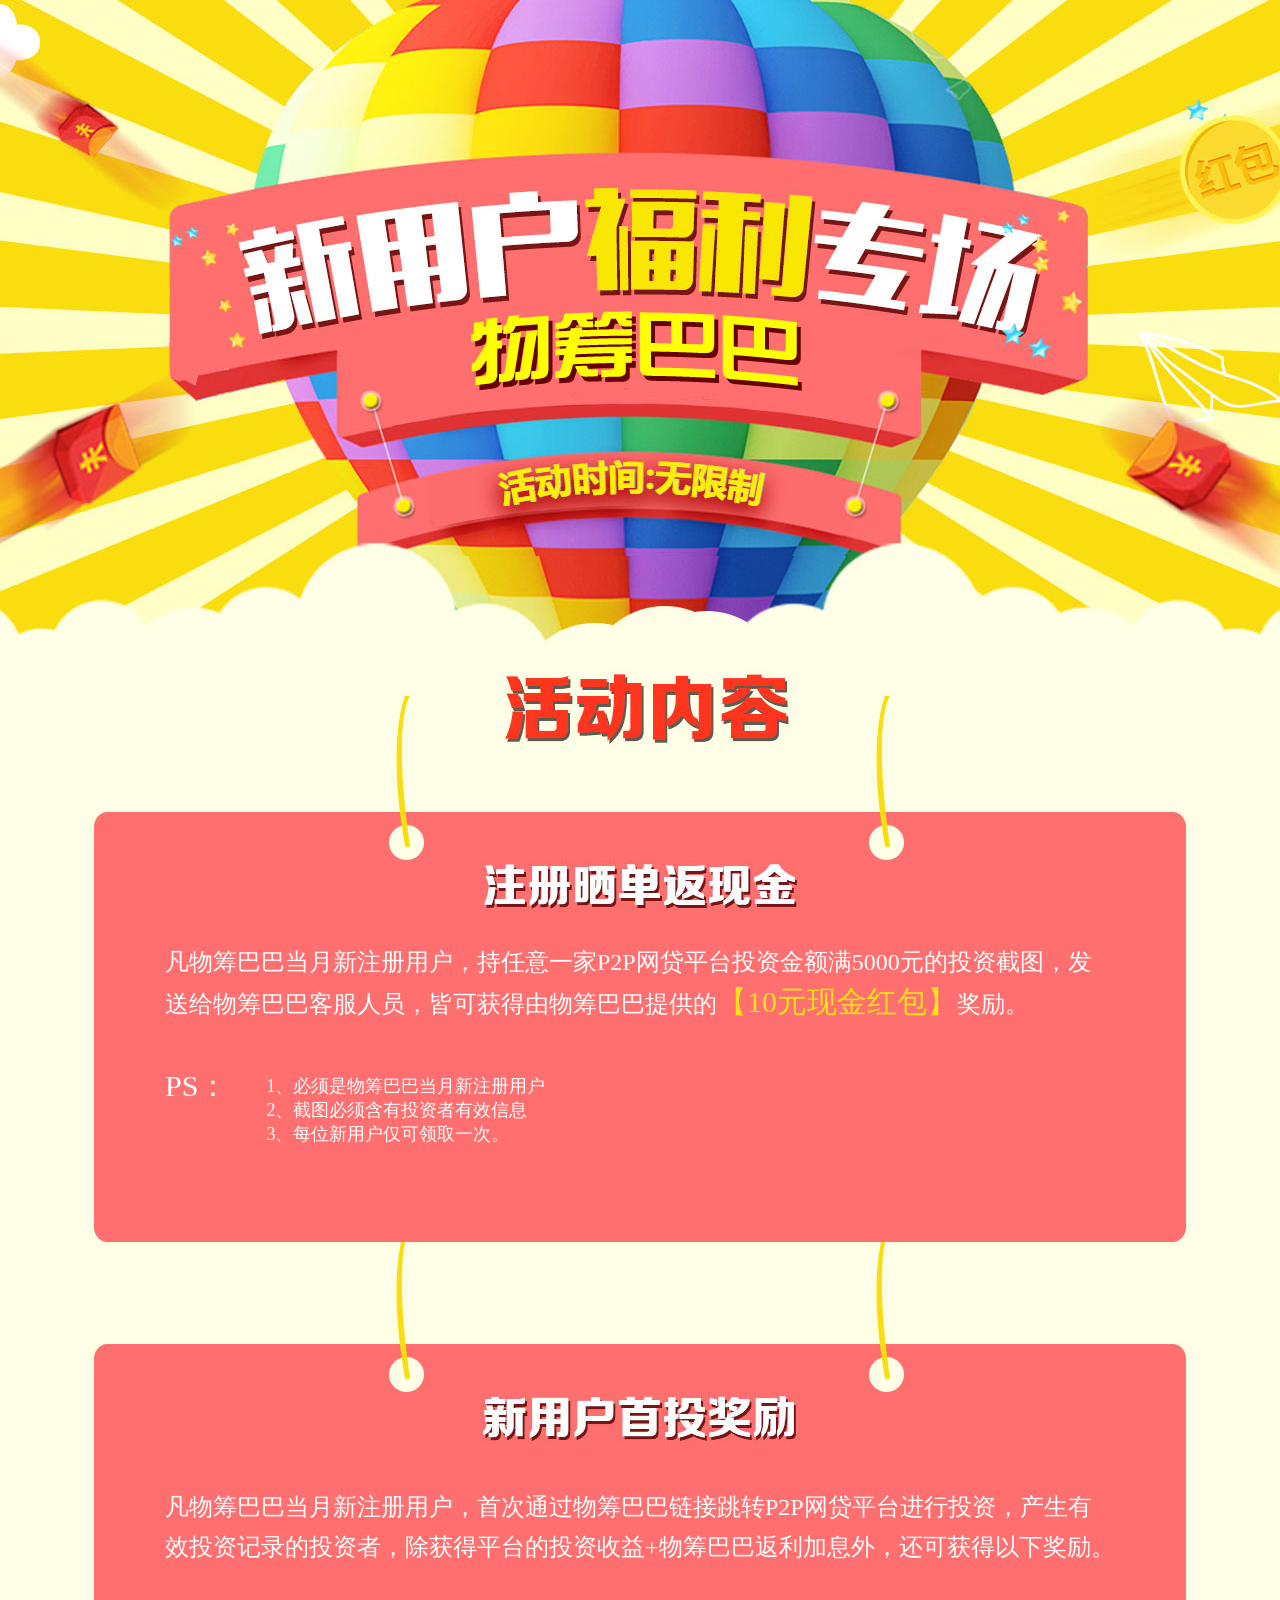
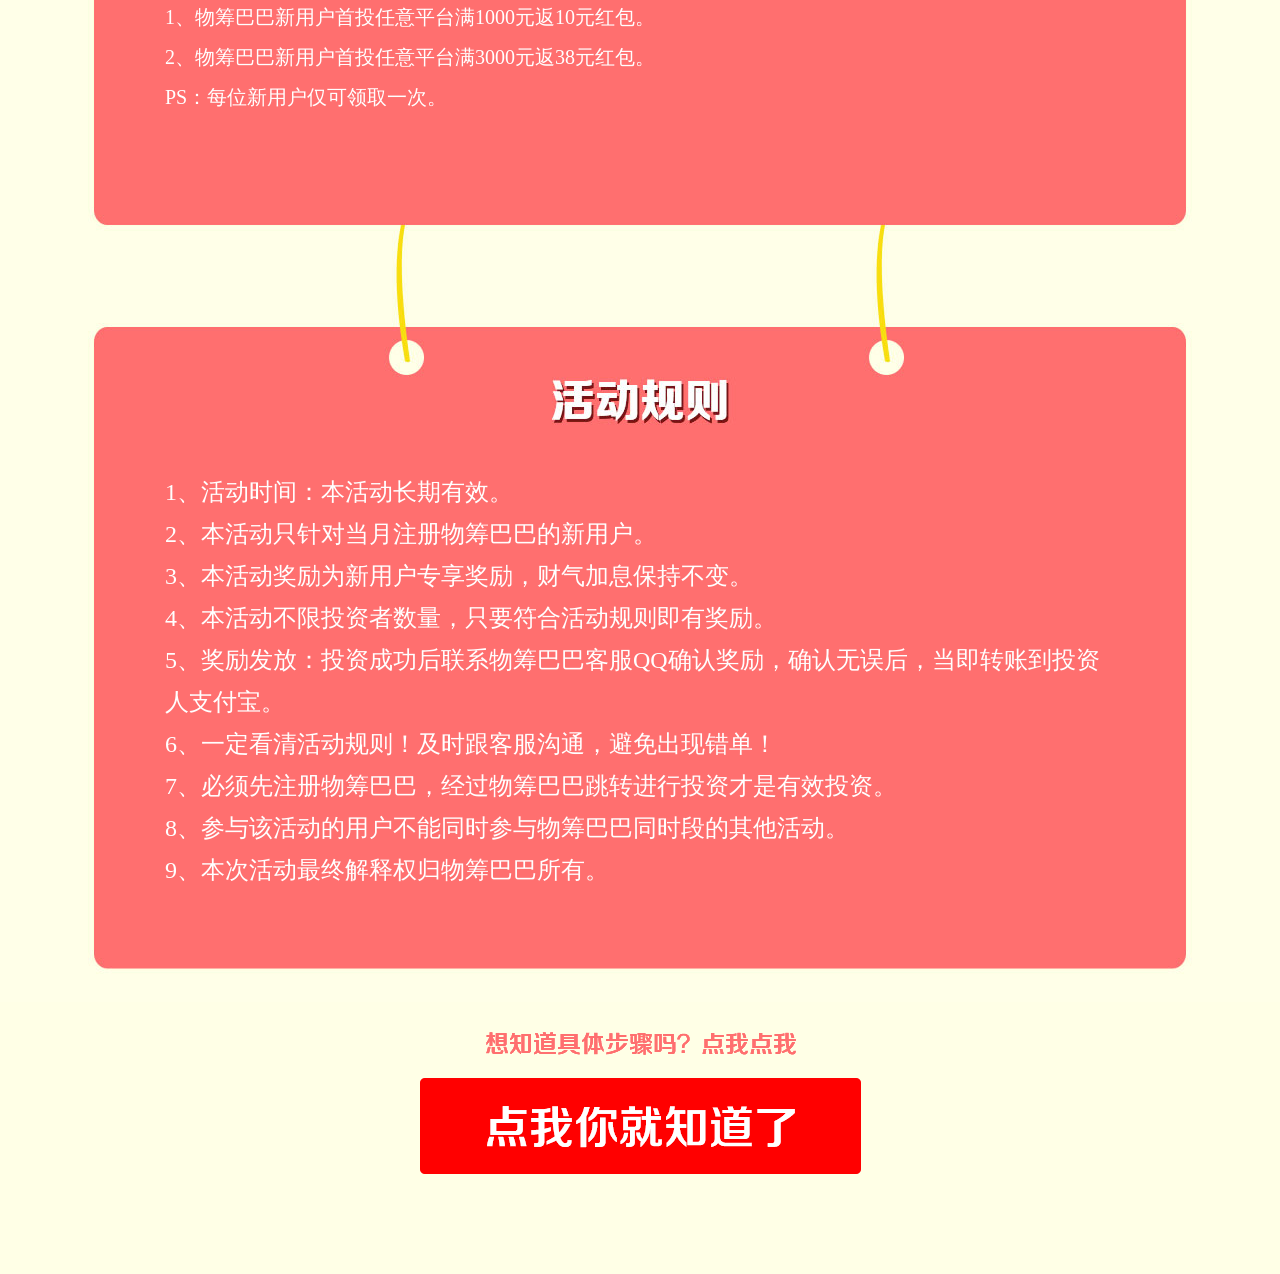
<file: ad/newreg09/index.html>
<html>
<head>
	<meta http-equiv="Content-Type" content="text/html;charset=UTF-8">
	<title>物筹巴巴-新用户福利专场</title>
	<link rel="stylesheet" type="text/css" href="css/activity.css">
	<script type="text/javascript" src="js/jquery.js"></script>

	<script type="text/javascript">
	</script>
</head>
<body>
	<div class="activify">
		<div class="fuli1"></div>
		<div class="fuli2"></div>
		<div class="fuli3"></div>
		<div class="fuli4"></div>
		<div class="fuli5"></div>
		<div class="fuli6"></div>
		<div class="fuli7"></div>
		<div class="fuli8"></div>
		<div class="fuli9"></div>
		<div class="fuli10"></div>
		<div class="fuli11">
			<div class="fuli11_center">
				<p class="p_top">凡物筹巴巴当月新注册用户，持任意一家P2P网贷平台投资金额满5000元的投资截图，发送给物筹巴巴客服人员，皆可获得由物筹巴巴提供的<em>【10元现金红包】</em>奖励。</p>
				<div class="tag">
					<span class="fl fz30"  style="color: #fff;">PS：</span>
					<span class="fl tagrig">
						<p>1、必须是物筹巴巴当月新注册用户  </p>
						<p>2、截图必须含有投资者有效信息</p>
						<p>3、每位新用户仅可领取一次。</p>
					</span>
				</div>
			</div>
		</div>
		<div class="fuli12"></div>
		<div class="fuli13"></div>
		<div class="fuli14">
			<div class="fuli14_center">
				<p class="p_top" style="font-size: 24px;">凡物筹巴巴当月新注册用户，首次通过物筹巴巴链接跳转P2P网贷平台进行投资，产生有效投资记录的投资者，除获得平台的投资收益+物筹巴巴返利加息外，还可获得以下奖励。</p>

				<p>1、物筹巴巴新用户首投任意平台满1000元返10元红包。</p>
				<p>2、物筹巴巴新用户首投任意平台满3000元返38元红包。</p>
				<p>PS：每位新用户仅可领取一次。</p>
			</div>
		</div>
		<div class="fuli15"></div>
		<div class="fuli16"></div>
		<div class="fuli17">
			<div class="fuli17_center">
				<p>1、活动时间：本活动长期有效。</p>
				<p>2、本活动只针对当月注册物筹巴巴的新用户。</p>
				<p>3、本活动奖励为新用户专享奖励，财气加息保持不变。</p>
				<p>4、本活动不限投资者数量，只要符合活动规则即有奖励。</p>
				<p>5、奖励发放：投资成功后联系物筹巴巴客服QQ确认奖励，确认无误后，当即转账到投资人支付宝。</p>
				<p>6、一定看清活动规则！及时跟客服沟通，避免出现错单！</p>
				<p>7、必须先注册物筹巴巴，经过物筹巴巴跳转进行投资才是有效投资。</p>
				<p>8、参与该活动的用户不能同时参与物筹巴巴同时段的其他活动。</p>
				<p>9、本次活动最终解释权归物筹巴巴所有。</p>
			</div>
		</div>
		<div class="fuli18"></div>
		<div class="fuli19">
			<div class="fuli19_center"><a href="http://www.5chou88.cn" target="_blank"><img src="images/dianwo.png" width="441px" height="142px"></a></div>
		</div>
	</div>
</body>
</html>
</file>
<file: ad/newreg09/css/activity.css>
@charset='utf-8';
body{font-family: "Microsoft YaHei", arial;margin: 0;padding: 0;font-size: 12px;color: #000;background: #FFF;font: 14px/24px "Microsoft YaHei",tahoma;}
div,form,img,ul,ol,li,dl,dt,dd{margin: 0;padding: 0;border: 0;}
li{list-style: none;}
h{vertical-align: top;}
h1,h2,h3,h4,h5,h6,i,cite{margin: 0;padding: 0;font-weight: normal;font-style: normal;}
a{text-decoration: none;color: #5a5a5a;}
em{font-style: normal;}
p{margin: 0;padding: 0px;}
table {border-collapse: collapse; }
*:focus{outline: none;}
.clearfix{*zoom: 1;}
.clearfix:after{clear: both;content: "";display: block;height: 0;visibility: hidden;}
.fz12{font-size: 12px;}
.fz16{font-size: 16px;}
.fz18{font-size: 18px;}
.fz28{font-size: 28px;}
.fz24{font-size: 24px;}
.fz30{font-size: 30px;}
.fz36{font-size: 36px;}
.fz40{font-size: 40px;}
.fz48{font-size: 48px;}
.ml68{margin-left: 68px;}
.mt10{margin-top: 10px;}
.mt18{margin-top: 18px;}
.mt30{margin-top: 30px;}
.fb{font-weight: bold;}
.co1{color: #434343;}
.co2{color: #ff0000;}
.fl{float: left;}
.fr{float: right;}
/*activify*/
.activify{}
.fuli1{background: url(../images/fuli_01.jpg) center no-repeat ; height: 78px;}
.fuli2{background: url(../images/fuli_02.jpg) center no-repeat ; height: 79px;}
.fuli3{background: url(../images/fuli_03.jpg) center no-repeat ; height: 85px;}
.fuli4{background: url(../images/fuli_04.jpg) center no-repeat ; height: 92px;}
.fuli5{background: url(../images/fuli_05.jpg) center no-repeat ;  height: 95px;}
.fuli6{background: url(../images/fuli_06.jpg) center no-repeat ;  height: 96px;}
.fuli7{background: url(../images/fuli_07.jpg) center no-repeat ;  height: 86px;}
.fuli8{background: url(../images/fuli_08.jpg) center no-repeat ;  height: 142px;}
.fuli9{background: url(../images/fuli_09.jpg) center no-repeat ; height: 107px;}
.fuli10{background: url(../images/fuli_10.jpg) center no-repeat ; height: 82px;}
.fuli11{background: url(../images/fuli_11.jpg) center no-repeat ; height: 311px;}
.fuli12{background: url(../images/fuli_12.jpg) center no-repeat ; height: 142px;}
.fuli11_center{width: 950px;margin: 0 auto;}
.fuli11_center p{color: #fff;}
.fuli11_center p em{font-size: 30px;color: #fee218;}
.p_top{font-size: 24px;line-height: 40px;margin-bottom: 30px;}
.tag{margin-top: 50px;}
.tagrig{font-size: 18px;margin-left: 38px;}
.tagrig p{}

.fuli13{background: url(../images/fuli_13.jpg) center no-repeat ; height: 92px;}
.fuli14{background: url(../images/fuli_14.jpg) center no-repeat ; height: 356px;}
.fuli15{background: url(../images/fuli_15.jpg) center no-repeat ; height: 134px;}
.fuli16{background: url(../images/fuli_16.jpg) center no-repeat ; height: 94px;}
.fuli17{background: url(../images/fuli_17.jpg) center no-repeat ; height: 431px;}
.fuli18{background: url(../images/fuli_18.jpg) center no-repeat ; height: 100px;}

.fuli14_center{width: 950px;margin: 0 auto;}
.fuli14_center p{color: #fff;line-height: 40px;font-size: 20px;}

.fuli17_center{width: 950px;margin: 0 auto;}
.fuli17_center p{font-size: 24px;color: #fff;line-height: 42px;}

.fuli19{background: #ffffe6;}
.fuli19_center{}
.fuli19_center a{display: block;width: 441px;height: 142px;margin: 0 auto;padding: 30px 0px 100px 0px;}
</file>
